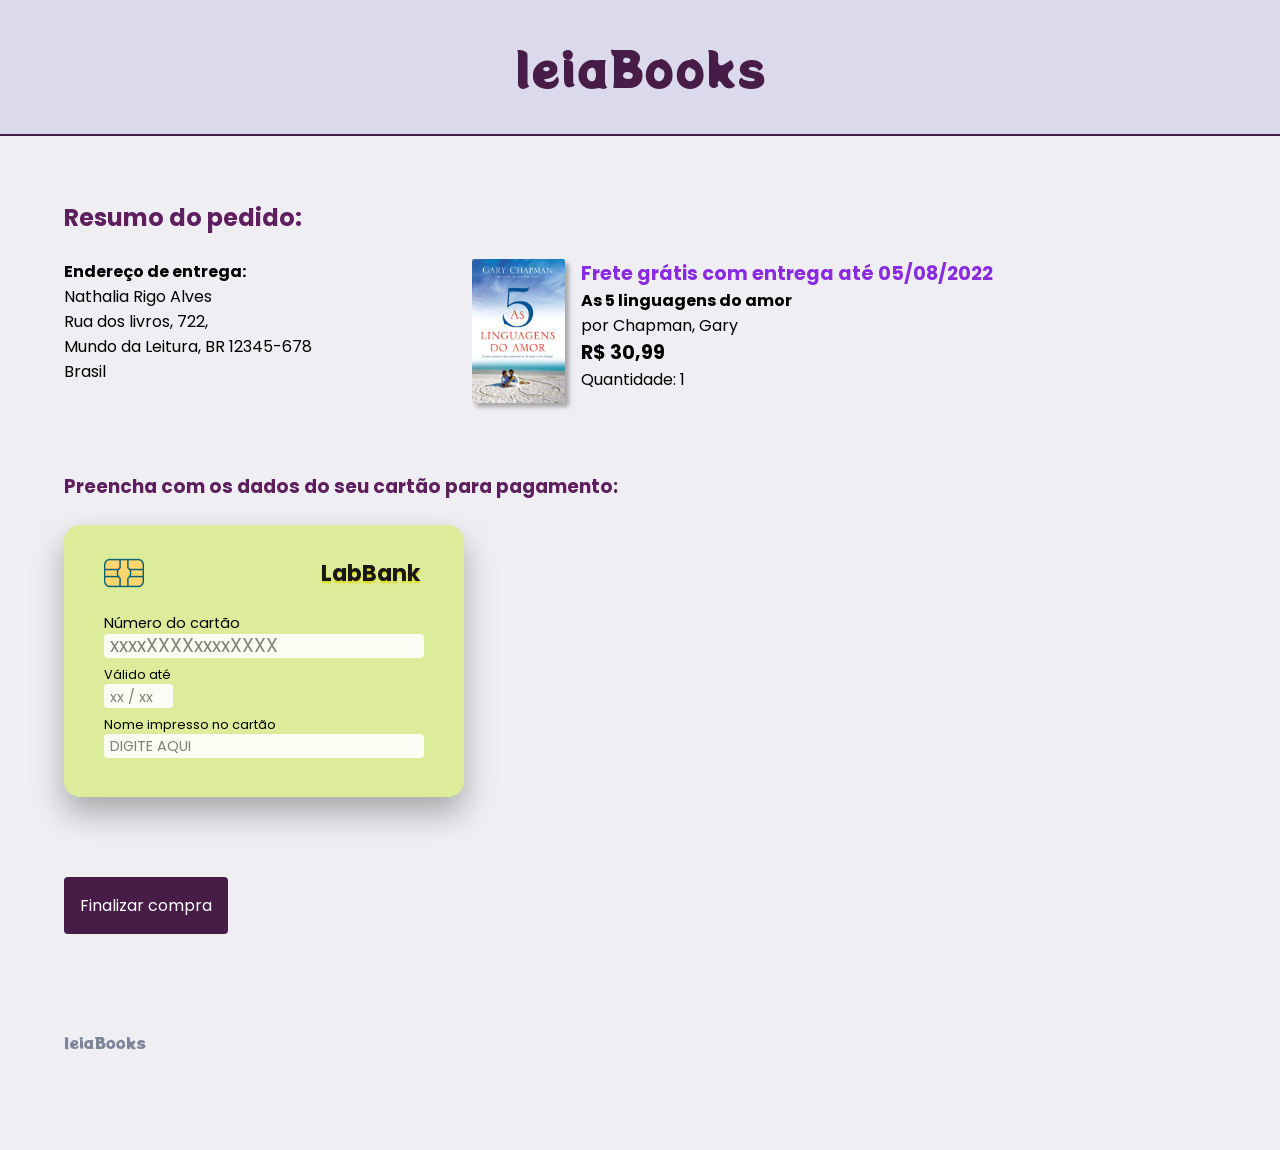
<file: index.html>
<!DOCTYPE html>
<html>

<head>
  <meta charset="utf-8">
  <title>Validação de cartão de crédito</title>
  <link rel="stylesheet" href="style.css" />
  <link rel="preconnect" href="https://fonts.googleapis.com">

  <link rel="preconnect" href="https://fonts.gstatic.com" crossorigin>
  <link href="https://fonts.googleapis.com/css2?family=Potta+One&display=swap" rel="stylesheet">

  <link rel="preconnect" href="https://fonts.gstatic.com" crossorigin>
  <link href="https://fonts.googleapis.com/css2?family=Poppins:wght@100;200;300;400;500;600;700&display=swap"
    rel="stylesheet">
</head>

<body>
  <header>
    <h1 id="logoHeader">leiaBooks</h1>
    <div id="line"></div>
  </header>

  <main>
    <section id="data">
      <div class="title">
        <h2>Resumo do pedido:</h2>
      </div>

      <div id="toRight">
        <div id="address">
          <label><b>Endereço de entrega:</b></label><br>
          <label>Nathalia Rigo Alves</label><br>
          <label>Rua dos livros, 722,</label><br>
          <label>Mundo da Leitura, BR 12345-678</label><br>
          <label>Brasil</label>
        </div>

        <div>
          <img id="imag" src="img/livro.png">
        </div>

        <div id="delivery">
          <label id="time"><b>Frete grátis com entrega até 05/08/2022</b></label><br>
          <label><b>As 5 linguagens do amor</b></label><br>
          <label>por Chapman, Gary</label><br>
          <label id="price">R$ 30,99</label><br>
          <label>Quantidade: 1</label><br>
        </div>
      </div>

      <div>
        <h3 class="title">Preencha com os dados do seu cartão para pagamento:</h3>
      </div>
    </section>

    <section id="card">
      <div id="cardHeader">
        <img id="chipImg" src="img/chip.png">
        <h2 id="logoBank">LabBank</h2>
      </div>

      <form id="cardData">
        <div>
          <label id="numberInputLabel">Número do cartão</label><br>
          <input type="text" id="numberInput" maxlength="16" placeholder="xxxxXXXXxxxxXXXX">
        </div>

        <div class="expiry-name">
          <label>Válido até</label><br>
          <input type="text" id="expiryInput" maxlength="5" placeholder="xx / xx">
        </div>

        <div class="expiry-name">
          <label>Nome impresso no cartão</label><br>
          <input type="text" id="nameInput" placeholder="DIGITE AQUI">
        </div>
      </form>
    </section>

    <button id="button" type="button">Finalizar compra</button>

    <footer id="footer">leiaBooks</footer>

  </main>
  <script src="index.js" type="module"></script>
</body>

</html>
</file>
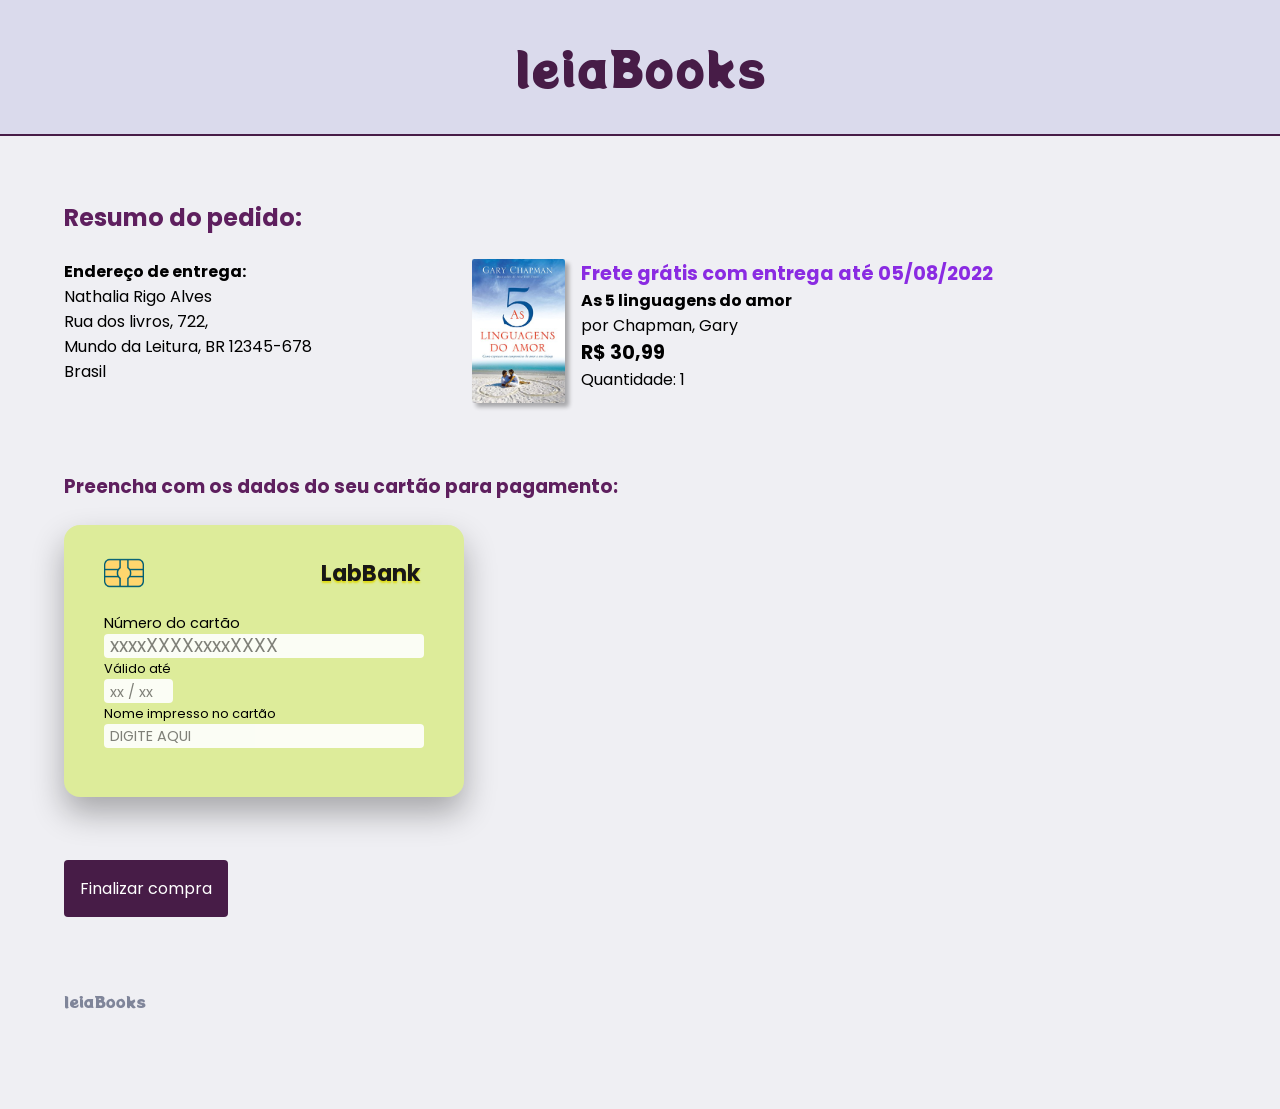
<file: src/index.html>
<!DOCTYPE html>
<html>

<head>
  <meta charset="utf-8" />
  <title>Validação de cartão de crédito</title>
  <link rel="stylesheet" href="style.css" />
  <link rel="preconnect" href="https://fonts.googleapis.com" />

  <link rel="preconnect" href="https://fonts.gstatic.com" crossorigin />
  <link href="https://fonts.googleapis.com/css2?family=Potta+One&display=swap" rel="stylesheet" />

  <link rel="preconnect" href="https://fonts.gstatic.com" crossorigin />
  <link href="https://fonts.googleapis.com/css2?family=Poppins:wght@100;200;300;400;500;600;700&display=swap"
    rel="stylesheet" />
</head>

<body>
  <header>
    <h1 class="logo-header">leiaBooks</h1>
    <div class="line"></div>
  </header>

  <main>
    <section class="data">
      <h2 class="title">Resumo do pedido:</h2>

      <div class="to-right">
        <div class="address">
          <label><b>Endereço de entrega:</b></label><br />
          <label>Nathalia Rigo Alves</label><br />
          <label>Rua dos livros, 722,</label><br />
          <label>Mundo da Leitura, BR 12345-678</label><br />
          <label>Brasil</label>
        </div>

        <img class="imag" alt="Capa do livro As 5 Linguagens do Amor" src="img/livro.png" />

        <div class="delivery">
          <label class="time"><b>Frete grátis com entrega até 05/08/2022</b></label><br />
          <label><b>As 5 linguagens do amor</b></label><br />
          <label>por Chapman, Gary</label><br />
          <label class="price">R$ 30,99</label><br />
          <label>Quantidade: 1</label><br />
        </div>
      </div>

      <h3 class="title">
        Preencha com os dados do seu cartão para pagamento:
      </h3>
    </section>

    <section class="card">
      <div class="card-header">
        <img class="chip-img" alt="Modelo de um chip de cartão" src="img/chip.png" />
        <h2 class="logo-bank">LabBank</h2>
      </div>

      <form class="card-data">
        <label id="numberInputLabel">Número do cartão</label><br />
        <input type="text" id="numberInput" maxlength="16" placeholder="xxxxXXXXxxxxXXXX" />

        <label class="expiry-name">Válido até</label><br />
        <input type="text" id="expiryInput" maxlength="5" placeholder="xx / xx" />

        <br><label class="expiry-name">Nome impresso no cartão</label><br />
        <input type="text" id="nameInput" placeholder="DIGITE AQUI" />

        <button id="button" type="button">Finalizar compra</button>
      </form>
    </section>

    <footer class="footer">leiaBooks</footer>
  </main>
  <script src="index.js" type="module"></script>
</body>

</html>
</file>
<file: style.css>
* {
    margin: 0;
    padding: 0;
    box-sizing: border-box;
    font-family: 'poppins';
}

body {
    height: 100%;
    width: 100%;
    background: rgb(239, 239, 243);
}



#logoHeader {
    background: rgb(218, 218, 236);
    padding: 2rem 0;
    text-align: center;
    font-family: 'potta one';
    font-weight: 100;
    color: rgb(71, 28, 71);
    font-size: 3rem;
}

#line {
    width: auto;
    border: 1px solid rgb(71, 28, 71);
}



main {
    margin: 4rem 4rem;
}

.title {
    margin-bottom: 1.5rem;
    color: rgb(94, 31, 94);
}

#toRight {
    display: flex;
    margin-bottom: 1rem;
}

#imag {
    margin-left: 10rem;
    width: 5.8rem;
    height: 9rem;
    border-radius: 0.15rem;
    box-shadow: 0.25rem 0.25rem 0.25rem rgba(0, 0, 0, 0.3);
}

#delivery {
    margin-left: 1rem;
    margin-bottom: 4rem;
}

#time {
    color: blueviolet;
    font-size: 1.2rem;
}

#price {
    font-weight: bold;
    font-size: 1.2rem;
}



#card {
    width: 25rem;
    height: 17rem;
    padding: 1.5rem;
    box-shadow: 0rem 1rem 2rem rgba(0, 0, 0, 0.3);
    border-radius: 1rem;
    background: rgb(221, 236, 154);
    font-size: 0.9rem;
    color: black;
}

#cardHeader {
    height: 3rem;
    display: flex;
    justify-content: space-between;
    align-items: center;
    margin-bottom: 1rem;
}

#chipImg {
    width: 2.5rem;
    height: 2.5rem;
    margin-left: 1rem;
}

#logoBank {
    color: rgb(24, 23, 23);
    font-size: 1.4rem;
    text-shadow: 0 2px 2px rgb(223, 219, 16);
    margin-right: 1.2rem;
}

#cardData {
    margin-left: 1rem;
}

.expiry-name {
    margin-top: 0.5rem;
    font-size: 0.8rem;
}



#numberInput {
    color: black;
    opacity: 0.9;
    font-weight: normal;
    width: 20rem;
    height: 1.5rem;
    font-size: 1.2rem;
    padding-left: 0.4rem;
    padding-top: 0.1rem;
    padding-bottom: 0.2rem;
    border: none;
    border-radius: 0.25rem;
}

#expiryInput {
    color: black;
    opacity: 0.9;
    font-weight: normal;
    width: 4.3rem;
    height: 1.5rem;
    font-size: 0.9rem;
    padding-left: 0.4rem;
    padding-top: 0.2rem;
    border: none;
    border-radius: 0.25rem;
}

#nameInput {
    color: black;
    opacity: 0.9;
    font-weight: normal;
    width: 20rem;
    height: 1.5rem;
    font-size: 0.9rem;
    padding-left: 0.4rem;
    padding-top: 0.1rem;
    padding-bottom: 0.1rem;
    border: none;
    border-radius: 0.25rem;
    text-transform: uppercase;
}



#button {
    color: white;
    background-color: rgb(71, 28, 71);
    border: 0;
    padding: 1rem 1rem;
    border-radius: 0.25rem;
    font-size: 1rem;
    font-weight: normal;
    margin-top: 5rem;
}



#footer {
    font-family: 'potta one';
    font-weight: normal;
    padding: 4rem 0 2rem;
    color: #363f5f;
    opacity: 0.6;
    margin-top: 2rem;
}
</file>
<file: src/style.css>
* {
  margin: 0;
  padding: 0;
  box-sizing: border-box;
  font-family: "poppins";
}

body {
  height: 100%;
  width: 100%;
  background: rgb(239, 239, 243);
}

.logo-header {
  background: rgb(218, 218, 236);
  padding: 2rem 0;
  text-align: center;
  font-family: "potta one";
  font-weight: 100;
  color: rgb(71, 28, 71);
  font-size: 3rem;
}

.line {
  width: auto;
  border: 1px solid rgb(71, 28, 71);
}

main {
  margin: 4rem 4rem;
}

.title {
  margin-bottom: 1.5rem;
  color: rgb(94, 31, 94);
}

.to-right {
  display: flex;
  margin-bottom: 1rem;
}

.imag {
  margin-left: 10rem;
  width: 5.8rem;
  height: 9rem;
  border-radius: 0.15rem;
  box-shadow: 0.25rem 0.25rem 0.25rem rgba(0, 0, 0, 0.3);
}

.delivery {
  margin-left: 1rem;
  margin-bottom: 4rem;
}

.time {
  color: blueviolet;
  font-size: 1.2rem;
}

.price {
  font-weight: bold;
  font-size: 1.2rem;
}

.card {
  width: 25rem;
  height: 17rem;
  padding: 1.5rem;
  box-shadow: 0rem 1rem 2rem rgba(0, 0, 0, 0.3);
  border-radius: 1rem;
  background: rgb(221, 236, 154);
  font-size: 0.9rem;
  color: black;
}

.card-header {
  height: 3rem;
  display: flex;
  justify-content: space-between;
  align-items: center;
  margin-bottom: 1rem;
}

.chip-img {
  width: 2.5rem;
  height: 2.5rem;
  margin-left: 1rem;
}

.logo-bank {
  color: rgb(24, 23, 23);
  font-size: 1.4rem;
  text-shadow: 0 2px 2px rgb(223, 219, 16);
  margin-right: 1.2rem;
}

.card-data {
  margin-left: 1rem;
}

.expiry-name {
  font-size: 0.80rem;

}


#numberInput {
  color: black;
  opacity: 0.9;
  font-weight: normal;
  width: 20rem;
  height: 1.5rem;
  font-size: 1.2rem;
  padding-left: 0.4rem;
  padding-top: 0.1rem;
  padding-bottom: 0.2rem;
  border: none;
  border-radius: 0.25rem;
}

#expiryInput {
  color: black;
  opacity: 0.9;
  font-weight: normal;
  width: 4.3rem;
  height: 1.5rem;
  font-size: 0.9rem;
  padding-left: 0.4rem;
  padding-top: 0.2rem;
  border: none;
  border-radius: 0.25rem;
}

#nameInput {
  color: black;
  opacity: 0.9;
  font-weight: normal;
  width: 20rem;
  height: 1.5rem;
  font-size: 0.9rem;
  padding-left: 0.4rem;
  padding-top: 0.1rem;
  padding-bottom: 0.1rem;
  border: none;
  border-radius: 0.25rem;
  text-transform: uppercase;
}

#button {
  color: white;
  background-color: rgb(71, 28, 71);
  border: 0;
  padding: 1rem 1rem;
  border-radius: 0.25rem;
  font-size: 1rem;
  font-weight: normal;
  margin-top: 7rem;
  margin-left: -2.5rem;
}

.footer {
  font-family: "potta one";
  font-weight: normal;
  padding: 4rem 0 2rem;
  color: #363f5f;
  opacity: 0.6;
  margin-top: 8rem;
}
</file>
